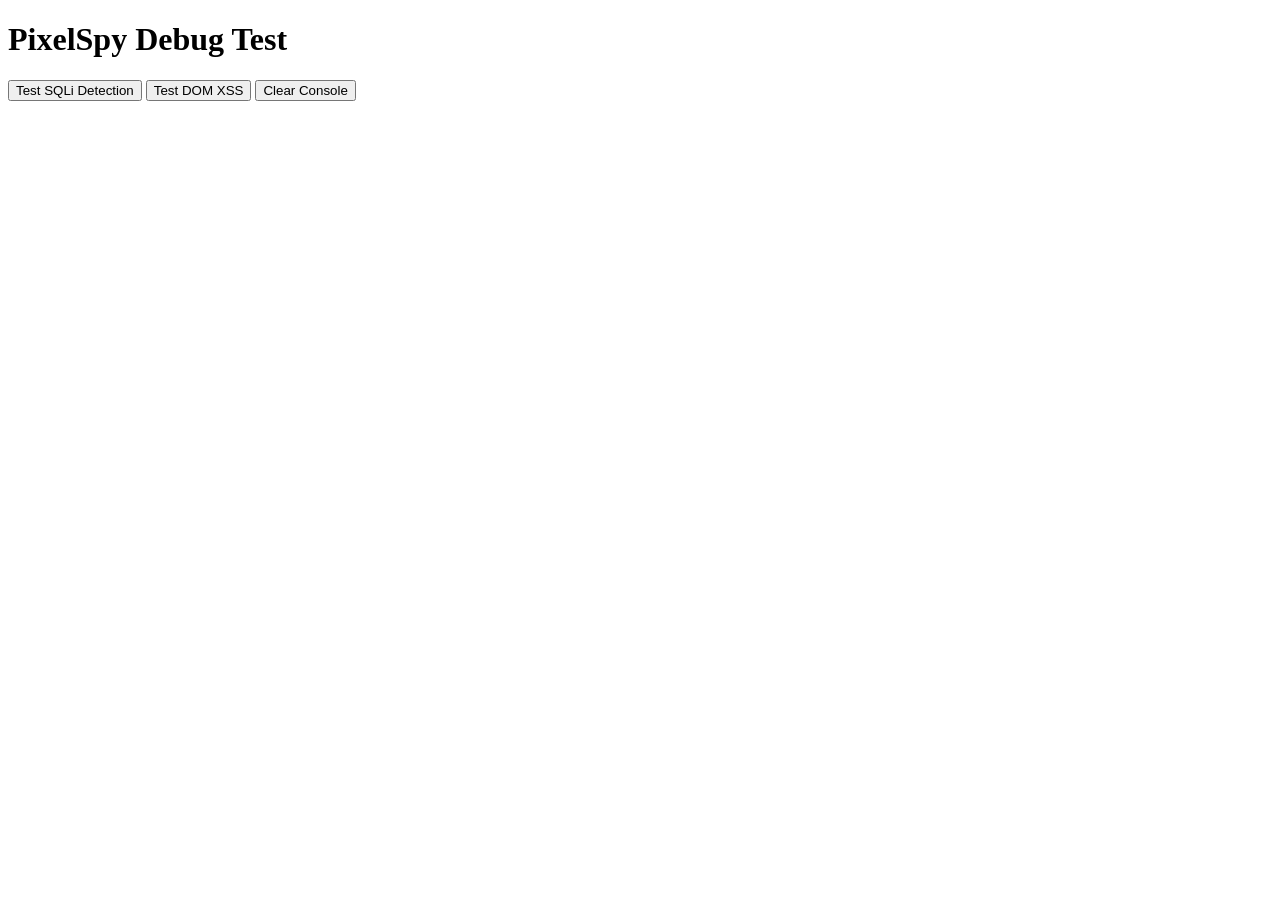
<file: testsite/debug_test.html>
<!DOCTYPE html>
<html>
<head>
    <title>Debug Test</title>
</head>
<body>
    <h1>PixelSpy Debug Test</h1>
    
    <button onclick="testSQLi()">Test SQLi Detection</button>
    <button onclick="testDOMXSS()">Test DOM XSS</button>
    <button onclick="clearConsole()">Clear Console</button>
    
    <div id="output"></div>
    
    <script>
        function testSQLi() {
            console.log("Testing SQLi detection...");
            
            // Test various SQLi patterns
            fetch("/api/user?id=101").catch(() => {});
            fetch("/api/products?search=laptop UNION SELECT * FROM users").catch(() => {});
            fetch("/api/admin?filter=' OR 1=1 --").catch(() => {});
            
            document.getElementById("output").innerHTML = "SQLi tests sent - check console and PixelSpy panel";
        }
        
        function testDOMXSS() {
            console.log("Testing DOM XSS detection...");
            
            // Create a link with javascript: URL
            var a = document.createElement("a");
            a.href = "javascript:alert('xss-test')";
            a.textContent = "Click for XSS";
            document.getElementById("output").appendChild(a);
            
            document.getElementById("output").innerHTML += "<br>DOM XSS test created - check console and PixelSpy panel";
        }
        
        function clearConsole() {
            console.clear();
        }
    </script>
</body>
</html>
</file>
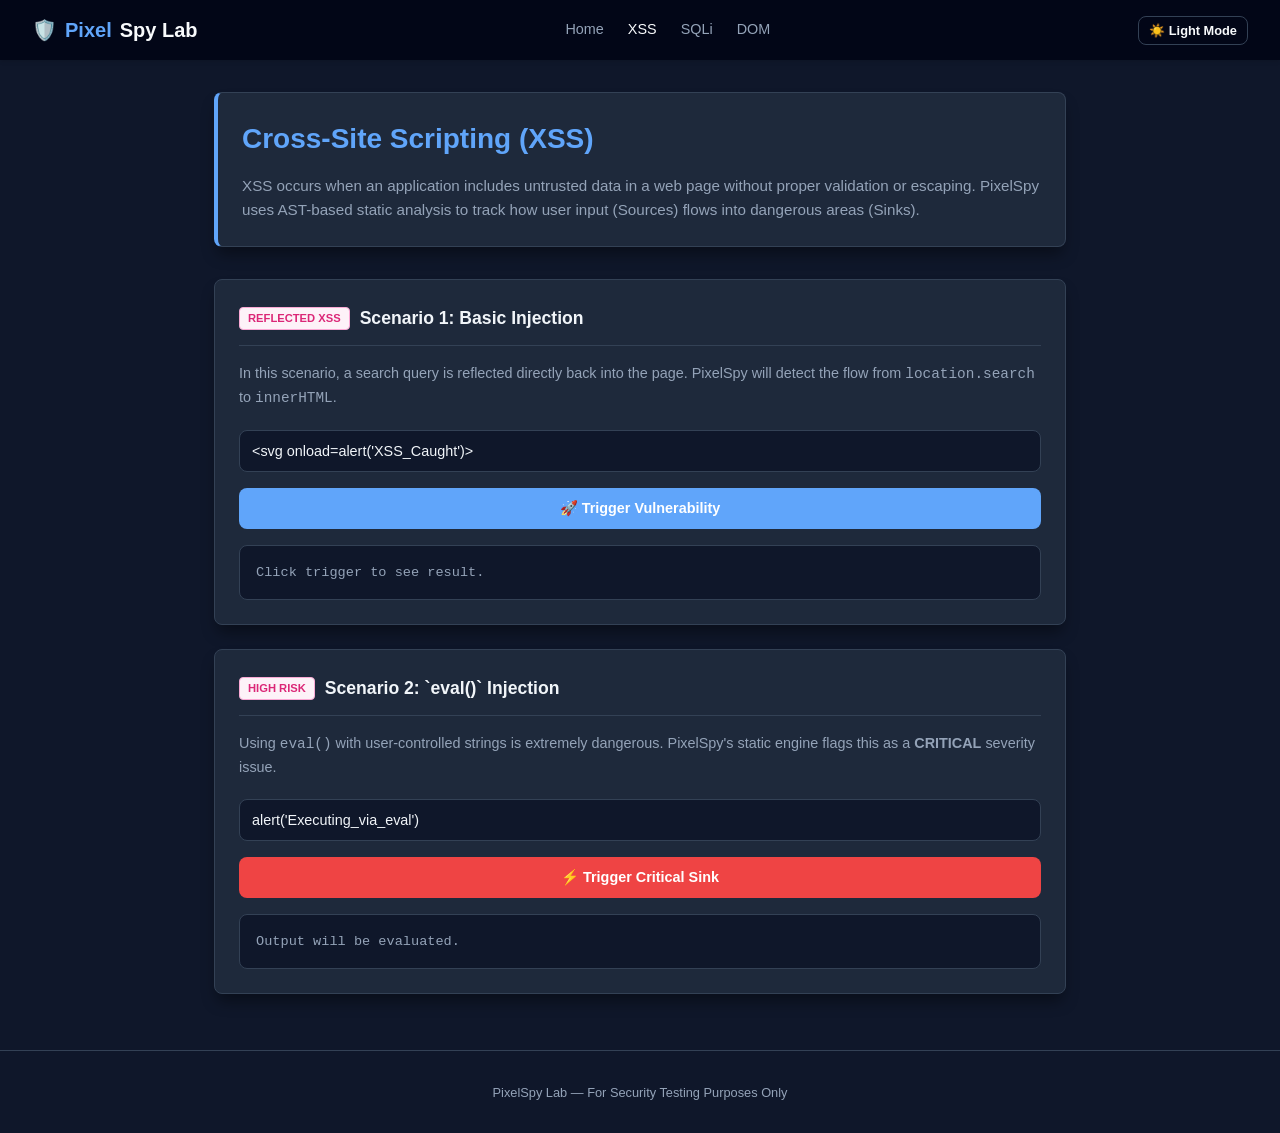
<file: testsite/xss.html>
<!DOCTYPE html>
<html lang="en" data-theme="dark">
<head>
    <meta charset="UTF-8">
    <meta name="viewport" content="width=device-width, initial-scale=1.0">
    <title>PixelSpy Lab — XSS</title>
    <link rel="stylesheet" href="style.css">
</head>
<body>
    <nav>
        <a href="index.html" class="nav-logo">🛡️ <span>Pixel</span>Spy Lab</a>
        <div class="nav-links">
            <a href="index.html">Home</a>
            <a href="xss.html" class="active">XSS</a>
            <a href="sqli.html">SQLi</a>
            <a href="dom.html">DOM</a>
        </div>
        <div class="nav-right">
            <button class="theme-toggle" id="theme-toggle">🌙 Dark Mode</button>
        </div>
    </nav>

    <div class="container">
        <div class="intro-box">
            <h1>Cross-Site Scripting (XSS)</h1>
            <p>
                XSS occurs when an application includes untrusted data in a web page without proper validation or escaping. 
                PixelSpy uses AST-based static analysis to track how user input (Sources) flows into dangerous areas (Sinks).
            </p>
        </div>

        <!-- SCENARIO 1 -->
        <div class="card">
            <div class="card-header">
                <div class="card-title"><span class="vuln-badge xss">Reflected XSS</span> Scenario 1: Basic Injection</div>
            </div>
            <div class="card-desc">
                In this scenario, a search query is reflected directly back into the page. 
                PixelSpy will detect the flow from <code>location.search</code> to <code>innerHTML</code>.
            </div>
            <div class="action-box">
                <input type="text" id="xss-input-1" class="form-input" value="<svg onload=alert('XSS_Caught')>">
                <button class="btn btn-primary" onclick="triggerXSS1()">🚀 Trigger Vulnerability</button>
            </div>
            <div id="output-1" class="output">Click trigger to see result.</div>
        </div>

        <!-- SCENARIO 2 -->
        <div class="card">
            <div class="card-header">
                <div class="card-title"><span class="vuln-badge xss">High Risk</span> Scenario 2: `eval()` Injection</div>
            </div>
            <div class="card-desc">
                Using <code>eval()</code> with user-controlled strings is extremely dangerous. 
                PixelSpy's static engine flags this as a <strong>CRITICAL</strong> severity issue.
            </div>
            <div class="action-box">
                <input type="text" id="xss-input-2" class="form-input" value="alert('Executing_via_eval')">
                <button class="btn btn-danger" onclick="triggerXSS2()">⚡ Trigger Critical Sink</button>
            </div>
            <div id="output-2" class="output">Output will be evaluated.</div>
        </div>
    </div>

    <footer>
        PixelSpy Lab — For Security Testing Purposes Only
    </footer>

    <script>
        // Theme logic
        const themeBtn = document.getElementById('theme-toggle');
        const html = document.documentElement;
        const savedTheme = localStorage.getItem('pixelspy-lab-theme') || 'dark';
        html.setAttribute('data-theme', savedTheme);
        updateBtnText(savedTheme);

        themeBtn.addEventListener('click', () => {
            const current = html.getAttribute('data-theme');
            const target = current === 'dark' ? 'light' : 'dark';
            html.setAttribute('data-theme', target);
            localStorage.setItem('pixelspy-lab-theme', target);
            updateBtnText(target);
        });

        function updateBtnText(theme) {
            themeBtn.innerHTML = theme === 'dark' ? '☀️ Light Mode' : '🌙 Dark Mode';
        }

        // ── VULNERABILITY TRIGGERS ──────────────────────────────────────────

        function triggerXSS1() {
            const val = document.getElementById('xss-input-1').value;
            const output = document.getElementById('output-1');
            output.innerHTML = "You searched for: " + val;
            output.classList.add('hit');
            console.log("XSS Scenario 1 Triggered: Data flowing to innerHTML");
        }

        function triggerXSS2() {
            const val = document.getElementById('xss-input-2').value;
            const output = document.getElementById('output-2');
            try {
                output.textContent = "Executing eval...";
                eval(val);
                output.classList.add('hit');
                output.textContent = "Successfully evaluated payload.";
            } catch(e) {
                output.textContent = "Execution Error: " + e.message;
            }
        }
    </script>
</body>
</html>
</file>
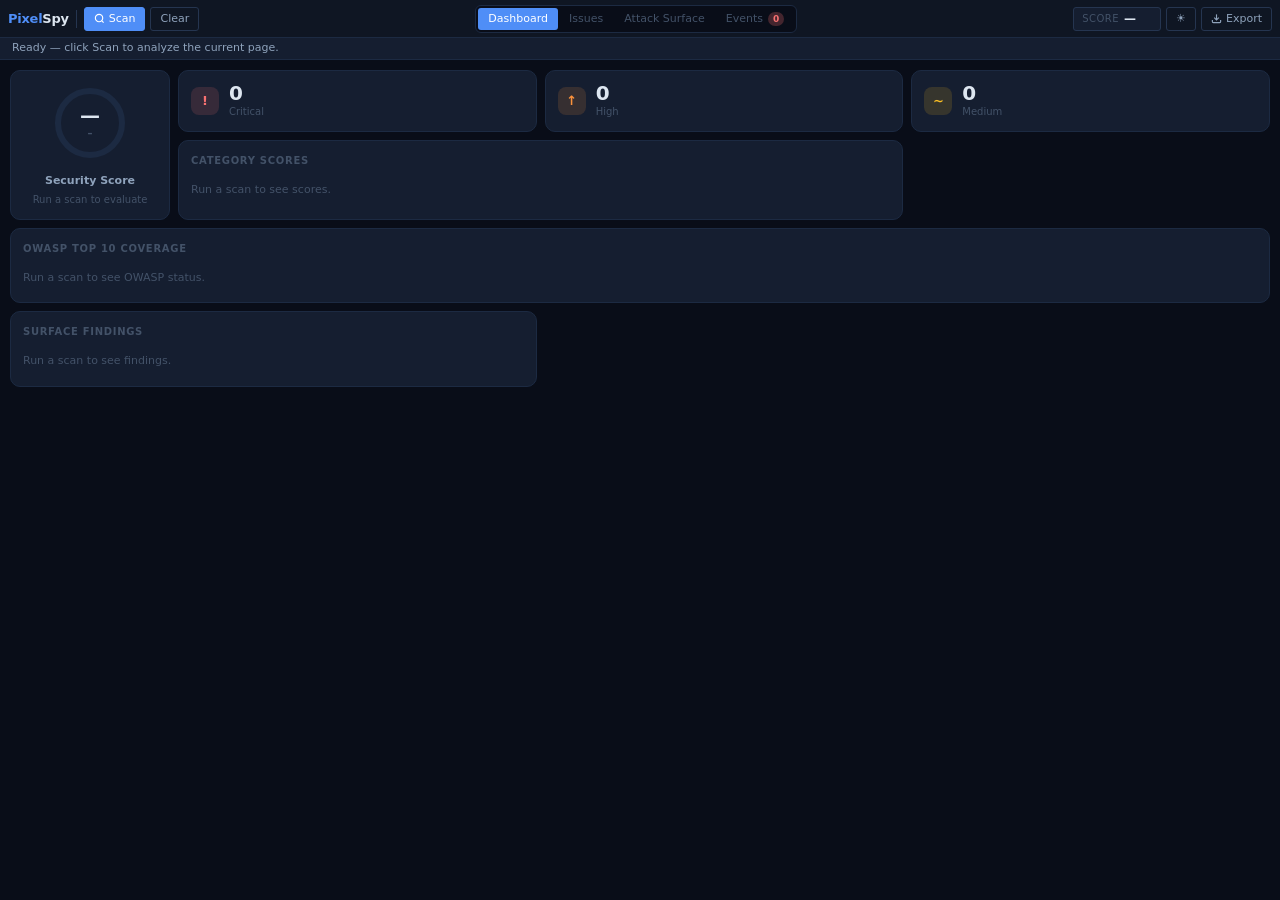
<file: extension/panel/panel.html>
<!doctype html>
<html lang="en">
  <head>
    <meta charset="UTF-8" />
    <meta name="viewport" content="width=device-width, initial-scale=1.0" />
    <title>PixelSpy — Security Scanner</title>
    <link rel="stylesheet" href="panel.css" />
  </head>
  <body>

    <!-- ── TOOLBAR ──────────────────────────────────────────────────────────── -->
    <header class="toolbar">
      <div class="toolbar-left">
        <div class="logo">
          <span class="logo-pixel">Pixel</span><span class="logo-spy">Spy</span>
        </div>
        <div class="toolbar-divider"></div>
        <button class="btn btn-primary" id="btn-scan">
          <svg width="11" height="11" viewBox="0 0 24 24" fill="none" stroke="currentColor" stroke-width="2.5"><circle cx="11" cy="11" r="8"/><path d="m21 21-4.35-4.35"/></svg>
          Scan
        </button>
        <button class="btn btn-ghost" id="btn-clear">Clear</button>
      </div>

      <div class="toolbar-center">
        <nav class="tab-nav" id="tab-nav">
          <button class="tab-btn active" data-tab="dashboard">Dashboard</button>
          <button class="tab-btn" data-tab="issues">
            Issues
            <span class="tab-badge hidden" id="tab-badge-issues">0</span>
          </button>
          <button class="tab-btn" data-tab="surface">Attack Surface</button>
          <button class="tab-btn" data-tab="events">
            Events
            <span class="tab-badge" id="tab-badge-events">0</span>
          </button>
        </nav>
      </div>

      <div class="toolbar-right">
        <div class="score-chip" id="score-chip" title="Security Score">
          <span class="score-chip-label">Score</span>
          <span class="score-chip-value" id="score-chip-value">—</span>
        </div>
        <button class="btn btn-ghost" id="theme-toggle" title="Toggle Light/Dark Mode">🌙</button>
        <button class="btn btn-ghost" id="btn-export" title="Export JSON report">
          <svg width="11" height="11" viewBox="0 0 24 24" fill="none" stroke="currentColor" stroke-width="2.5"><path d="M21 15v4a2 2 0 0 1-2 2H5a2 2 0 0 1-2-2v-4"/><polyline points="7 10 12 15 17 10"/><line x1="12" y1="15" x2="12" y2="3"/></svg>
          Export
        </button>
      </div>
    </header>

    <!-- ── STATUS BAR ────────────────────────────────────────────────────────── -->
    <div class="status-bar">
      <span id="status-text">Ready — click Scan to analyze the current page.</span>
      <span id="issue-count" class="issue-count hidden"></span>
    </div>

    <!-- ── TAB CONTENT ───────────────────────────────────────────────────────── -->
    <div class="tab-content-wrap">

      <!-- DASHBOARD TAB ──────────────────────────────────────────────────────── -->
      <div class="tab-pane active" id="tab-dashboard">
        <div class="dashboard-grid">

          <!-- Score card -->
          <div class="dash-card score-card" id="dash-score-card">
            <div class="score-ring-wrap">
              <svg class="score-ring" viewBox="0 0 80 80">
                <circle class="score-ring-bg" cx="40" cy="40" r="32"/>
                <circle class="score-ring-fill" id="score-ring-fill" cx="40" cy="40" r="32"
                  stroke-dasharray="201 201" stroke-dashoffset="201"/>
              </svg>
              <div class="score-ring-inner">
                <div class="score-number" id="score-number">—</div>
                <div class="score-grade" id="score-grade">–</div>
              </div>
            </div>
            <div class="score-meta">
              <div class="score-meta-title">Security Score</div>
              <div class="score-meta-sub" id="score-meta-sub">Run a scan to evaluate</div>
            </div>
          </div>

          <!-- Issue summary cards -->
          <div class="dash-card stat-card" id="stat-critical">
            <div class="stat-icon critical">!</div>
            <div class="stat-body">
              <div class="stat-value" id="stat-val-critical">0</div>
              <div class="stat-label">Critical</div>
            </div>
          </div>
          <div class="dash-card stat-card" id="stat-high">
            <div class="stat-icon high">↑</div>
            <div class="stat-body">
              <div class="stat-value" id="stat-val-high">0</div>
              <div class="stat-label">High</div>
            </div>
          </div>
          <div class="dash-card stat-card" id="stat-medium">
            <div class="stat-icon medium">~</div>
            <div class="stat-body">
              <div class="stat-value" id="stat-val-medium">0</div>
              <div class="stat-label">Medium</div>
            </div>
          </div>

          <!-- Category scores -->
          <div class="dash-card category-card">
            <div class="dash-card-title">Category Scores</div>
            <div class="category-list" id="category-list">
              <div class="category-empty">Run a scan to see scores.</div>
            </div>
          </div>

          <!-- OWASP Top 10 -->
          <div class="dash-card owasp-card">
            <div class="dash-card-title">OWASP Top 10 Coverage</div>
            <div class="owasp-grid" id="owasp-grid">
              <div class="category-empty">Run a scan to see OWASP status.</div>
            </div>
          </div>

          <!-- Surface findings -->
          <div class="dash-card findings-card">
            <div class="dash-card-title">Surface Findings</div>
            <div class="findings-list" id="findings-list">
              <div class="category-empty">Run a scan to see findings.</div>
            </div>
          </div>

        </div>
      </div>

      <!-- ISSUES TAB ─────────────────────────────────────────────────────────── -->
      <div class="tab-pane" id="tab-issues">
        <div class="issues-layout">

          <!-- Left: Issue explorer -->
          <aside class="issue-explorer">
            <div class="pane-header">
              <span>Issues</span>
              <div class="filter-row">
                <div class="filter-group" id="filter-type">
                  <button class="filter-btn active" data-filter="ALL">All</button>
                  <button class="filter-btn" data-filter="XSS">XSS</button>
                  <button class="filter-btn" data-filter="SQLi">SQLi</button>
                </div>
                <div class="filter-group" id="filter-severity">
                  <button class="filter-btn active" data-sev="ALL">All Sev</button>
                  <button class="filter-btn" data-sev="CRITICAL">Crit</button>
                  <button class="filter-btn" data-sev="HIGH">High</button>
                  <button class="filter-btn" data-sev="MEDIUM">Med</button>
                </div>
              </div>
            </div>
            <div class="issue-list" id="issue-list">
              <div class="empty-state">No issues found. Run a scan.</div>
            </div>
          </aside>

          <!-- Right: Detail panel -->
          <section class="detail-panel">
            <div class="pane-header"><span>Issue Detail</span></div>
            <div class="detail-content" id="detail-content">
              <div class="empty-state">Select an issue to view details.</div>
            </div>
          </section>

        </div>
      </div>

      <!-- ATTACK SURFACE TAB ─────────────────────────────────────────────────── -->
      <div class="tab-pane" id="tab-surface">
        <div class="surface-layout" id="surface-layout">
          <div class="empty-state surface-empty">Run a scan to map the attack surface.</div>
        </div>
      </div>

      <!-- EVENTS TAB ─────────────────────────────────────────────────────────── -->
      <div class="tab-pane" id="tab-events">
        <div class="pane-header">
          <span>Live Events</span>
          <span class="event-count-badge" id="event-count">0</span>
          <span class="auto-refresh-label">auto-refresh 3s</span>
        </div>
        <div class="event-table-wrap">
          <table class="event-table">
            <thead>
              <tr>
                <th>Time</th>
                <th>Type</th>
                <th>URL / Detail</th>
                <th>Method</th>
                <th>Flag</th>
              </tr>
            </thead>
            <tbody id="event-tbody"></tbody>
          </table>
        </div>
      </div>

    </div><!-- end tab-content-wrap -->

    <script src="panel.js"></script>
  </body>
</html>
</file>
<file: testsite/style.css>
/* testsite/style.css — Modern UI with Light/Dark Mode */

:root {
  /* Light Theme (Default) */
  --bg-page: #f8fafc;
  --bg-card: #ffffff;
  --bg-nav:  #1e293b;
  --border:  #e2e8f0;
  
  --text-main:   #1e293b;
  --text-muted:  #64748b;
  --text-on-nav: #f1f5f9;
  
  --accent:  #3b82f6;
  --accent-hover: #2563eb;
  
  --danger:   #ef4444;
  --success:  #22c55e;
  --warn:     #f59e0b;
  --info:     #0ea5e9;

  --radius: 8px;
  --shadow: 0 4px 6px -1px rgb(0 0 0 / 0.1), 0 2px 4px -2px rgb(0 0 0 / 0.1);
}

/* Dark Theme */
[data-theme="dark"] {
  --bg-page: #0f172a;
  --bg-card: #1e293b;
  --bg-nav:  #020617;
  --border:  #334155;
  
  --text-main:   #f1f5f9;
  --text-muted:  #94a3b8;
  --text-on-nav: #f8fafc;
  
  --accent:  #60a5fa;
  --accent-hover: #3b82f6;
  
  --shadow: 0 10px 15px -3px rgb(0 0 0 / 0.4);
}

* { box-sizing: border-box; margin: 0; padding: 0; }

body {
  font-family: -apple-system, BlinkMacSystemFont, "Segoe UI", Roboto, Helvetica, Arial, sans-serif;
  background-color: var(--bg-page);
  color: var(--text-main);
  line-height: 1.6;
  transition: background-color 0.3s, color 0.3s;
  min-height: 100vh;
  display: flex;
  flex-direction: column;
}

/* ── NAVIGATION ──────────────────────────────────────────────────────────── */
nav {
  height: 60px;
  background-color: var(--bg-nav);
  color: var(--text-on-nav);
  display: flex;
  align-items: center;
  justify-content: space-between;
  padding: 0 2rem;
  box-shadow: 0 2px 4px rgba(0,0,0,0.1);
  position: sticky; top: 0; z-index: 100;
}

.nav-logo {
  font-size: 1.25rem; font-weight: 800; text-decoration: none; color: inherit;
  display: flex; align-items: center; gap: 8px;
}
.nav-logo span { color: var(--accent); }

.nav-links { display: flex; gap: 1.5rem; }
.nav-links a {
  text-decoration: none; color: var(--text-muted); font-weight: 500; font-size: 0.9rem;
  transition: color 0.2s;
}
.nav-links a:hover, .nav-links a.active { color: var(--text-on-nav); }

.nav-right { display: flex; align-items: center; gap: 1rem; }

/* ── THEME TOGGLE ────────────────────────────────────────────────────────── */
.theme-toggle {
  background: transparent; border: 1px solid var(--border); color: inherit;
  cursor: pointer; padding: 6px 10px; border-radius: var(--radius);
  font-size: 0.8rem; font-weight: 600;
  display: flex; align-items: center; gap: 6px;
}

/* ── CONTAINER ───────────────────────────────────────────────────────────── */
.container {
  max-width: 900px; margin: 2rem auto; padding: 0 1.5rem; flex: 1;
}

/* ── HERO / INTRO ────────────────────────────────────────────────────────── */
.intro-box {
  background: var(--bg-card);
  border: 1px solid var(--border);
  border-left: 4px solid var(--accent);
  border-radius: var(--radius);
  padding: 1.5rem; margin-bottom: 2rem;
  box-shadow: var(--shadow);
}
.intro-box h1 { font-size: 1.75rem; margin-bottom: 0.75rem; color: var(--accent); }
.intro-box p { color: var(--text-muted); font-size: 0.95rem; }

/* ── CARDS ───────────────────────────────────────────────────────────────── */
.card {
  background: var(--bg-card);
  border: 1px solid var(--border);
  border-radius: var(--radius);
  padding: 1.5rem; margin-bottom: 1.5rem;
  box-shadow: var(--shadow);
}
.card-header {
  display: flex; align-items: center; justify-content: space-between;
  margin-bottom: 1rem; padding-bottom: 0.75rem; border-bottom: 1px solid var(--border);
}
.card-title { font-size: 1.1rem; font-weight: 700; display: flex; align-items: center; gap: 10px; }
.vuln-badge { font-size: 0.7rem; padding: 2px 8px; border-radius: 4px; text-transform: uppercase; font-weight: 800; }
.vuln-badge.xss { background: #fdf2f8; color: #db2777; border: 1px solid #f9a8d4; }
.vuln-badge.sqli { background: #f0fdf4; color: #16a34a; border: 1px solid #86efac; }
.vuln-badge.dom { background: #eff6ff; color: #2563eb; border: 1px solid #93c5fd; }

.card-desc { font-size: 0.9rem; color: var(--text-muted); margin-bottom: 1.25rem; }

/* ── FORMS & ACTIONS ─────────────────────────────────────────────────────── */
.action-box { display: flex; flex-direction: column; gap: 1rem; }
.form-input {
  width: 100%; padding: 0.75rem; border: 1px solid var(--border);
  background: var(--bg-page); color: var(--text-main); border-radius: var(--radius);
  font-family: inherit; font-size: 0.9rem;
}
.btn {
  padding: 0.75rem 1.25rem; border: none; border-radius: var(--radius);
  font-weight: 600; cursor: pointer; transition: background 0.2s, transform 0.1s;
  font-family: inherit; font-size: 0.9rem;
}
.btn:active { transform: translateY(1px); }
.btn-primary { background: var(--accent); color: white; }
.btn-primary:hover { background: var(--accent-hover); }
.btn-danger { background: var(--danger); color: white; }
.btn-success { background: var(--success); color: white; }

/* ── OUTPUT ──────────────────────────────────────────────────────────────── */
.output {
  margin-top: 1rem; padding: 1rem; background: var(--bg-page);
  border: 1px solid var(--border); border-radius: var(--radius);
  font-family: monospace; font-size: 0.85rem; word-break: break-all;
  min-height: 40px; color: var(--text-muted);
}
.output.hit { color: var(--accent); font-weight: 600; border-color: var(--accent); }

/* ── FOOTER ──────────────────────────────────────────────────────────────── */
footer {
  text-align: center; padding: 2rem; color: var(--text-muted); font-size: 0.8rem;
  border-top: 1px solid var(--border); margin-top: auto;
}

/* Responsive */
@media (max-width: 600px) {
  nav { padding: 0 1rem; }
  .nav-links { display: none; }
}
</file>
<file: extension/panel/panel.css>
/* ── Design tokens ─────────────────────────────────────────────────────────── */
:root {
  /* Dark Theme (Default) */
  --bg-base:      #090d18;
  --bg-surface:   #0f1623;
  --bg-elevated:  #151e30;
  --bg-hover:     #1a2540;
  --bg-selected:  #1b3057;

  --border:       #1c2a42;
  --border-light: #253550;

  --text-primary:   #dde6f0;
  --text-secondary: #8fa3bc;
  --text-muted:     #435268;
  --text-code:      #7dd3fc;

  --accent:       #4f8ef7;
  --accent-dim:   #1a3560;
  --accent-glow:  rgba(79, 142, 247, 0.15);

  --shadow: 0 4px 12px rgba(0,0,0,0.5);
}

/* Light Theme Overrides */
[data-theme='light'] {
  --bg-base:      #f8fafc;
  --bg-surface:   #ffffff;
  --bg-elevated:  #f1f5f9;
  --bg-hover:     #e2e8f0;
  --bg-selected:  #dbeafe;

  --border:       #e2e8f0;
  --border-light: #cbd5e1;

  --text-primary:   #0f172a;
  --text-secondary: #475569;
  --text-muted:     #94a3b8;
  --text-code:      #2563eb;

  --accent:       #3b82f6;
  --accent-dim:   #bfdbfe;
  --accent-glow:  rgba(59, 130, 246, 0.1);

  --shadow: 0 4px 12px rgba(0,0,0,0.08);
}

:root {
  --sev-critical: #f87171;
  --sev-high:     #fb923c;
  --sev-medium:   #fbbf24;
  --sev-low:      #60a5fa;
  --sev-info:     #94a3b8;

  --type-xss:  #a78bfa;
  --type-sqli: #34d399;
  --type-dom:  #f472b6;
  --type-error:#94a3b8;

  --score-a: #34d399;
  --score-b: #fbbf24;
  --score-c: #fb923c;
  --score-f: #f87171;

  --font-ui:   "Segoe UI", system-ui, -apple-system, sans-serif;
  --font-mono: "Cascadia Code", "Fira Code", "Consolas", monospace;

  --radius-sm: 3px;
  --radius-md: 6px;
  --radius-lg: 10px;

  --toolbar-h: 38px;
  --status-h:  22px;
}

/* ── Reset ──────────────────────────────────────────────────────────────────── */
*, *::before, *::after { box-sizing: border-box; margin: 0; padding: 0; }

html, body {
  height: 100%; width: 100%;
  overflow: hidden;
  background: var(--bg-base);
  color: var(--text-primary);
  font-family: var(--font-ui);
  font-size: 12px;
  line-height: 1.5;
}

/* ── Scrollbar ──────────────────────────────────────────────────────────────── */
::-webkit-scrollbar { width: 4px; height: 4px; }
::-webkit-scrollbar-track { background: transparent; }
::-webkit-scrollbar-thumb { background: var(--border-light); border-radius: 4px; }

/* ── Toolbar ────────────────────────────────────────────────────────────────── */
.toolbar {
  display: flex;
  align-items: center;
  height: var(--toolbar-h);
  padding: 0 8px;
  background: var(--bg-surface);
  border-bottom: 1px solid var(--border);
  flex-shrink: 0;
  gap: 6px;
}

.toolbar-left, .toolbar-right {
  display: flex; align-items: center; gap: 5px;
  flex-shrink: 0;
}
.toolbar-center { flex: 1; display: flex; justify-content: center; }

.toolbar-divider {
  width: 1px; height: 18px;
  background: var(--border-light);
  margin: 0 2px;
}

/* ── Logo ───────────────────────────────────────────────────────────────────── */
.logo { display: flex; align-items: center; font-size: 13px; font-weight: 800; letter-spacing: -0.02em; }
.logo-pixel { color: var(--accent); }
.logo-spy   { color: var(--text-primary); }

/* ── Buttons ────────────────────────────────────────────────────────────────── */
.btn {
  display: inline-flex; align-items: center; gap: 4px;
  height: 24px; padding: 0 9px;
  border-radius: var(--radius-sm);
  border: 1px solid var(--border-light);
  font-family: var(--font-ui); font-size: 11px; font-weight: 500;
  cursor: pointer; white-space: nowrap;
  transition: background 0.12s, border-color 0.12s, transform 0.08s;
}
.btn-primary { background: var(--accent); border-color: var(--accent); color: #fff; }
.btn-primary:hover { background: #3a7ae0; }
.btn-primary:active { transform: scale(0.96); }
.btn-ghost  { background: transparent; color: var(--text-secondary); }
.btn-ghost:hover { background: var(--bg-elevated); color: var(--text-primary); }

/* ── Score chip ─────────────────────────────────────────────────────────────── */
.score-chip {
  display: flex; align-items: center; gap: 5px;
  height: 24px; padding: 0 8px;
  background: var(--bg-elevated);
  border: 1px solid var(--border-light);
  border-radius: var(--radius-sm);
}
.score-chip-label { font-size: 10px; color: var(--text-muted); text-transform: uppercase; letter-spacing: 0.05em; }
.score-chip-value { font-size: 12px; font-weight: 700; color: var(--text-primary); min-width: 28px; }

/* ── Tab Navigation ─────────────────────────────────────────────────────────── */
.tab-nav {
  display: flex; gap: 1px;
  background: var(--bg-base);
  border: 1px solid var(--border);
  border-radius: var(--radius-md);
  padding: 2px;
}
.tab-btn {
  position: relative;
  display: inline-flex; align-items: center; gap: 5px;
  height: 22px; padding: 0 10px;
  border: none; border-radius: var(--radius-sm);
  background: transparent;
  color: var(--text-muted);
  font-size: 11px; font-family: var(--font-ui); font-weight: 500;
  cursor: pointer;
  transition: background 0.1s, color 0.1s;
}
.tab-btn:hover { background: var(--bg-elevated); color: var(--text-secondary); }
.tab-btn.active { background: var(--accent); color: #fff; }

.tab-badge {
  display: inline-flex; align-items: center; justify-content: center;
  min-width: 16px; height: 14px; padding: 0 3px;
  background: rgba(248, 113, 113, 0.25);
  color: var(--sev-critical);
  border-radius: 9px; font-size: 9px; font-weight: 700;
}
.tab-badge.hidden { display: none; }

/* ── Status bar ─────────────────────────────────────────────────────────────── */
.status-bar {
  display: flex; align-items: center; justify-content: space-between;
  height: var(--status-h); padding: 0 12px;
  background: var(--bg-elevated);
  border-bottom: 1px solid var(--border);
  flex-shrink: 0;
}
#status-text { font-size: 11px; color: var(--text-secondary); }
.issue-count { font-size: 11px; font-weight: 600; color: var(--sev-high); }
.issue-count.hidden { display: none; }

/* ── Tab content area ───────────────────────────────────────────────────────── */
body { display: flex; flex-direction: column; }

.tab-content-wrap {
  flex: 1; overflow: hidden;
  position: relative;
  min-height: 0;
}

.tab-pane {
  display: none;
  position: absolute; inset: 0;
  overflow: hidden;
}
.tab-pane.active { display: flex; flex-direction: column; }

/* ══════════════════════════════════════════════════════════════════════════════
   DASHBOARD TAB
══════════════════════════════════════════════════════════════════════════════ */

.dashboard-grid {
  flex: 1; overflow-y: auto;
  display: grid;
  grid-template-columns: 160px repeat(3, 1fr);
  grid-template-rows: auto auto auto;
  gap: 8px;
  padding: 10px;
  align-content: start;
}

/* ── Dash cards ─────────────────────────────────────────────────────────────── */
.dash-card {
  background: var(--bg-elevated);
  border: 1px solid var(--border);
  border-radius: var(--radius-lg);
  padding: 12px;
}
.dash-card-title {
  font-size: 10px; font-weight: 600;
  color: var(--text-muted);
  text-transform: uppercase; letter-spacing: 0.07em;
  margin-bottom: 10px;
}

/* ── Score card ─────────────────────────────────────────────────────────────── */
.score-card {
  grid-row: span 2;
  display: flex; flex-direction: column;
  align-items: center; gap: 10px;
}
.score-ring-wrap {
  position: relative; width: 80px; height: 80px;
  display: flex; align-items: center; justify-content: center;
}
.score-ring { width: 80px; height: 80px; transform: rotate(-90deg); }
.score-ring-bg {
  fill: none;
  stroke: var(--border);
  stroke-width: 6;
}
.score-ring-fill {
  fill: none;
  stroke: var(--score-a);
  stroke-width: 6;
  stroke-linecap: round;
  transition: stroke-dashoffset 0.8s ease, stroke 0.5s;
}
.score-ring-inner {
  position: absolute; inset: 0;
  display: flex; flex-direction: column;
  align-items: center; justify-content: center;
}
.score-number {
  font-size: 20px; font-weight: 800;
  color: var(--text-primary);
  line-height: 1;
}
.score-grade {
  font-size: 10px; font-weight: 700;
  color: var(--text-muted);
  margin-top: 1px;
}
.score-meta { text-align: center; }
.score-meta-title { font-size: 11px; font-weight: 600; color: var(--text-secondary); }
.score-meta-sub   { font-size: 10px; color: var(--text-muted); margin-top: 2px; }

/* ── Stat cards ─────────────────────────────────────────────────────────────── */
.stat-card {
  display: flex; align-items: center; gap: 10px;
  padding: 10px 12px;
}
.stat-icon {
  width: 28px; height: 28px; border-radius: 8px;
  display: flex; align-items: center; justify-content: center;
  font-size: 13px; font-weight: 900; flex-shrink: 0;
}
.stat-icon.critical { background: rgba(248,113,113,0.15); color: var(--sev-critical); }
.stat-icon.high     { background: rgba(251,146,60,0.15);  color: var(--sev-high); }
.stat-icon.medium   { background: rgba(251,191,36,0.15);  color: var(--sev-medium); }
.stat-value { font-size: 20px; font-weight: 800; color: var(--text-primary); line-height: 1; }
.stat-label { font-size: 10px; color: var(--text-muted); margin-top: 1px; }

/* ── Category scores card ───────────────────────────────────────────────────── */
.category-card { grid-column: span 2; }
.category-list { display: flex; flex-direction: column; gap: 6px; }
.category-row {
  display: flex; align-items: center; gap: 8px;
}
.category-label {
  font-size: 11px; color: var(--text-secondary);
  width: 100px; flex-shrink: 0;
}
.category-bar-wrap {
  flex: 1; height: 6px;
  background: var(--border);
  border-radius: 3px;
  overflow: hidden;
}
.category-bar {
  height: 100%; border-radius: 3px;
  transition: width 0.6s ease;
}
.category-score-val {
  font-size: 11px; font-weight: 600;
  color: var(--text-primary);
  width: 28px; text-align: right; flex-shrink: 0;
}
.category-empty { font-size: 11px; color: var(--text-muted); padding: 4px 0; }

/* ── OWASP grid ─────────────────────────────────────────────────────────────── */
.owasp-card { grid-column: 1 / -1; }
.owasp-grid {
  display: grid;
  grid-template-columns: repeat(5, 1fr);
  gap: 5px;
}
.owasp-item {
  display: flex; flex-direction: column;
  align-items: center; gap: 3px;
  padding: 6px 4px;
  border-radius: var(--radius-md);
  border: 1px solid var(--border);
  background: var(--bg-surface);
  transition: border-color 0.2s;
}
.owasp-item.affected {
  border-color: var(--sev-high);
  background: rgba(251, 146, 60, 0.05);
}
.owasp-item-id {
  font-size: 9px; font-weight: 700;
  color: var(--text-muted);
  letter-spacing: 0.04em;
}
.owasp-item.affected .owasp-item-id { color: var(--sev-high); }
.owasp-item-name { font-size: 9px; color: var(--text-muted); text-align: center; line-height: 1.3; }
.owasp-item.affected .owasp-item-name { color: var(--text-secondary); }

/* ── Surface findings card ──────────────────────────────────────────────────── */
.findings-card { grid-column: span 2; }
.findings-list { display: flex; flex-direction: column; gap: 4px; max-height: 160px; overflow-y: auto; }
.finding-row {
  display: flex; align-items: flex-start; gap: 6px;
  padding: 4px 0;
  border-bottom: 1px solid var(--border);
  font-size: 11px;
}
.finding-row:last-child { border-bottom: none; }
.finding-sev {
  font-size: 9px; font-weight: 700; padding: 1px 5px;
  border-radius: 2px; flex-shrink: 0; margin-top: 1px;
}
.finding-sev.CRITICAL { background: rgba(248,113,113,0.15); color: var(--sev-critical); }
.finding-sev.HIGH     { background: rgba(251,146,60,0.15);  color: var(--sev-high); }
.finding-sev.MEDIUM   { background: rgba(251,191,36,0.15);  color: var(--sev-medium); }
.finding-sev.LOW      { background: rgba(96,165,250,0.1);   color: var(--sev-low); }
.finding-sev.INFO     { background: var(--bg-surface);       color: var(--text-muted); }
.finding-text { color: var(--text-secondary); line-height: 1.4; }

/* ══════════════════════════════════════════════════════════════════════════════
   ISSUES TAB
══════════════════════════════════════════════════════════════════════════════ */

.issues-layout {
  flex: 1; display: flex; overflow: hidden; min-height: 0;
}

/* ── Issue explorer ─────────────────────────────────────────────────────────── */
.issue-explorer {
  width: 270px; min-width: 220px; flex-shrink: 0;
  border-right: 1px solid var(--border);
  display: flex; flex-direction: column; overflow: hidden;
}
.pane-header {
  display: flex; align-items: center; flex-wrap: wrap; gap: 6px;
  padding: 6px 10px;
  background: var(--bg-surface);
  border-bottom: 1px solid var(--border);
  flex-shrink: 0;
  font-size: 11px; font-weight: 600;
  color: var(--text-muted);
  text-transform: uppercase; letter-spacing: 0.07em;
}
.filter-row { display: flex; gap: 4px; flex-wrap: wrap; }
.filter-group {
  display: flex; gap: 1px;
  background: var(--bg-base);
  border: 1px solid var(--border);
  border-radius: var(--radius-md);
  padding: 1px;
}
.filter-btn {
  height: 18px; padding: 0 6px;
  border: none; border-radius: 2px;
  background: transparent; color: var(--text-muted);
  font-size: 10px; font-family: var(--font-ui);
  cursor: pointer;
  transition: background 0.1s, color 0.1s;
}
.filter-btn:hover { background: var(--bg-elevated); color: var(--text-secondary); }
.filter-btn.active { background: var(--accent); color: #fff; }

.issue-list { flex: 1; overflow-y: auto; }

.issue-row {
  display: flex; align-items: flex-start; gap: 8px;
  padding: 7px 10px;
  border-bottom: 1px solid var(--border);
  cursor: pointer;
  transition: background 0.1s;
}
.issue-row:hover   { background: var(--bg-hover); }
.issue-row.selected { background: var(--bg-selected); border-left: 2px solid var(--accent); padding-left: 8px; }

.issue-left {
  display: flex; flex-direction: column; align-items: center;
  gap: 3px; flex-shrink: 0; padding-top: 1px;
}
.type-dot {
  width: 8px; height: 8px; border-radius: 50%; flex-shrink: 0;
}
.type-dot.xss   { background: var(--type-xss); }
.type-dot.sqli  { background: var(--type-sqli); }
.type-dot.error { background: var(--type-error); }
.type-dot.dom   { background: var(--type-dom); }

.sev-badge {
  font-size: 8px; font-weight: 700;
  padding: 1px 3px; border-radius: 2px; letter-spacing: 0.04em;
}
.sev-badge.critical { background: rgba(248,113,113,0.15); color: var(--sev-critical); }
.sev-badge.high     { background: rgba(251,146,60,0.15);  color: var(--sev-high); }
.sev-badge.medium   { background: rgba(251,191,36,0.15);  color: var(--sev-medium); }
.sev-badge.low      { background: rgba(96,165,250,0.1);   color: var(--sev-low); }

.issue-body { flex: 1; min-width: 0; }
.issue-title {
  font-size: 11px; font-weight: 500; color: var(--text-primary);
  white-space: nowrap; overflow: hidden; text-overflow: ellipsis;
}
.issue-sub {
  font-size: 10px; color: var(--text-muted);
  margin-top: 2px; white-space: nowrap; overflow: hidden; text-overflow: ellipsis;
}

/* ── Detail panel ───────────────────────────────────────────────────────────── */
.detail-panel {
  flex: 1; display: flex; flex-direction: column; overflow: hidden;
}
.detail-content {
  flex: 1; overflow-y: auto; padding: 14px 16px;
}

/* Summary stats */
.detail-summary {
  display: grid; grid-template-columns: repeat(3, 1fr);
  gap: 8px; margin-bottom: 14px;
}
.detail-stat {
  background: var(--bg-elevated);
  border: 1px solid var(--border);
  border-radius: var(--radius-md);
  padding: 8px 10px;
}
.detail-stat-label {
  font-size: 10px; color: var(--text-muted);
  text-transform: uppercase; letter-spacing: 0.05em; margin-bottom: 3px;
}
.detail-stat-value { font-size: 13px; font-weight: 600; color: var(--text-primary); }

/* Flow trace */
.flow-trace { margin-bottom: 14px; }
.flow-trace-title {
  font-size: 10px; font-weight: 600; color: var(--text-muted);
  text-transform: uppercase; letter-spacing: 0.07em; margin-bottom: 8px;
}
.flow-chain { display: flex; flex-direction: column; }
.flow-node {
  display: flex; align-items: center; gap: 8px;
  padding: 7px 10px;
  background: var(--bg-elevated);
  border: 1px solid var(--border);
}
.flow-node:first-child  { border-radius: var(--radius-md) var(--radius-md) 0 0; }
.flow-node:last-child   { border-radius: 0 0 var(--radius-md) var(--radius-md); }
.flow-node:only-child   { border-radius: var(--radius-md); }
.flow-node + .flow-node { border-top: none; }
.flow-node-icon {
  width: 22px; height: 22px; border-radius: 50%;
  display: flex; align-items: center; justify-content: center;
  font-size: 9px; font-weight: 700; flex-shrink: 0;
}
.flow-node-icon.source { background: #1a3a2a; color: var(--type-sqli); }
.flow-node-icon.var    { background: #1a1a3a; color: var(--accent); }
.flow-node-icon.sink   { background: #3a1a1a; color: var(--sev-high); }
.flow-node-label { font-family: var(--font-mono); font-size: 11px; color: var(--text-code); flex: 1; }
.flow-node-meta  { font-size: 10px; color: var(--text-muted); }
.flow-connector  { width: 1px; height: 8px; background: var(--border-light); margin-left: 20px; }

/* Context block */
.context-block {
  background: var(--bg-elevated);
  border: 1px solid var(--border);
  border-radius: var(--radius-md);
  padding: 10px 12px; margin-bottom: 10px;
}
.context-block-title {
  font-size: 10px; font-weight: 600; color: var(--text-muted);
  text-transform: uppercase; letter-spacing: 0.07em; margin-bottom: 8px;
}
.context-row {
  display: flex; justify-content: space-between; align-items: flex-start;
  padding: 4px 0; border-bottom: 1px solid var(--border);
}
.context-row:last-child { border-bottom: none; }
.context-key   { font-size: 11px; color: var(--text-secondary); flex-shrink: 0; padding-right: 10px; }
.context-value {
  font-size: 11px; font-weight: 500; color: var(--text-primary);
  text-align: right; word-break: break-all;
}

/* Fix recommendation */
.fix-block {
  background: rgba(79,142,247,0.06);
  border: 1px solid var(--accent-dim);
  border-left: 3px solid var(--accent);
  border-radius: var(--radius-md);
  padding: 10px 12px; margin-bottom: 10px;
}
.fix-block-title {
  font-size: 10px; font-weight: 600; color: var(--accent);
  text-transform: uppercase; letter-spacing: 0.07em; margin-bottom: 6px;
}
.fix-block-text { font-size: 11px; color: var(--text-secondary); line-height: 1.6; }

/* Evidence block */
.evidence-block {
  background: var(--bg-elevated); border: 1px solid var(--border);
  border-radius: var(--radius-md); padding: 10px 12px; margin-bottom: 10px;
}
.evidence-item {
  display: flex; align-items: flex-start; gap: 6px;
  padding: 3px 0; font-size: 11px; color: var(--text-secondary);
  border-bottom: 1px solid var(--border);
}
.evidence-item:last-child { border-bottom: none; }
.evidence-bullet { color: var(--sev-medium); flex-shrink: 0; }

/* ── Empty state ────────────────────────────────────────────────────────────── */
.empty-state {
  padding: 28px 16px; text-align: center;
  font-size: 11px; color: var(--text-muted);
}
.surface-empty { flex: 1; }

/* ══════════════════════════════════════════════════════════════════════════════
   ATTACK SURFACE TAB
══════════════════════════════════════════════════════════════════════════════ */

.surface-layout {
  flex: 1; overflow-y: auto; padding: 10px;
  display: grid;
  grid-template-columns: repeat(2, 1fr);
  gap: 8px;
  align-content: start;
}
.surface-card {
  background: var(--bg-elevated);
  border: 1px solid var(--border);
  border-radius: var(--radius-lg);
  padding: 12px;
}
.surface-card-full { grid-column: 1 / -1; }
.surface-card-title {
  font-size: 10px; font-weight: 600; color: var(--text-muted);
  text-transform: uppercase; letter-spacing: 0.07em;
  margin-bottom: 8px;
  display: flex; align-items: center; justify-content: space-between;
}
.surface-count {
  font-size: 9px; font-weight: 700;
  background: var(--bg-surface);
  border: 1px solid var(--border);
  border-radius: 9px; padding: 1px 6px;
  color: var(--text-secondary);
}

.surface-table { width: 100%; border-collapse: collapse; font-size: 11px; }
.surface-table th {
  text-align: left; font-size: 10px; font-weight: 600;
  color: var(--text-muted); padding: 4px 6px;
  border-bottom: 1px solid var(--border);
  text-transform: uppercase; letter-spacing: 0.04em;
}
.surface-table td {
  padding: 5px 6px; color: var(--text-secondary);
  border-bottom: 1px solid var(--border);
  white-space: nowrap; overflow: hidden; text-overflow: ellipsis;
  max-width: 200px;
}
.surface-table tr:last-child td { border-bottom: none; }
.surface-table tr:hover td { background: var(--bg-hover); }

.surface-tag {
  display: inline-flex; align-items: center;
  padding: 1px 5px; border-radius: 2px;
  font-size: 9px; font-weight: 700;
}
.surface-tag.ok      { background: rgba(52,211,153,0.12); color: var(--type-sqli); }
.surface-tag.warn    { background: rgba(251,146,60,0.12);  color: var(--sev-high); }
.surface-tag.danger  { background: rgba(248,113,113,0.12); color: var(--sev-critical); }
.surface-tag.neutral { background: var(--bg-surface); color: var(--text-muted); }

.surface-meta-row {
  display: flex; justify-content: space-between; align-items: center;
  padding: 4px 0; font-size: 11px;
  border-bottom: 1px solid var(--border);
  color: var(--text-secondary);
}
.surface-meta-row:last-child { border-bottom: none; }
.surface-meta-key { color: var(--text-muted); font-size: 10px; }

/* ══════════════════════════════════════════════════════════════════════════════
   EVENTS TAB
══════════════════════════════════════════════════════════════════════════════ */

#tab-events .pane-header { gap: 8px; }
.event-count-badge {
  background: var(--bg-base); border: 1px solid var(--border);
  border-radius: var(--radius-sm); padding: 1px 6px;
  font-size: 10px; color: var(--text-secondary);
}
.auto-refresh-label { font-size: 9px; color: var(--text-muted); margin-left: auto; }

.event-table-wrap { flex: 1; overflow-y: auto; overflow-x: hidden; }
.event-table { width: 100%; border-collapse: collapse; font-size: 11px; }
.event-table thead th {
  position: sticky; top: 0;
  background: var(--bg-surface);
  color: var(--text-muted); text-align: left;
  font-weight: 600; font-size: 10px;
  padding: 5px 8px;
  border-bottom: 1px solid var(--border);
  text-transform: uppercase; letter-spacing: 0.05em;
}
.event-table tbody tr { border-bottom: 1px solid var(--border); transition: background 0.1s; }
.event-table tbody tr:hover { background: var(--bg-hover); }
.event-table tbody td {
  padding: 4px 8px; color: var(--text-secondary);
  white-space: nowrap; overflow: hidden; text-overflow: ellipsis;
  max-width: 280px;
}
.event-table tbody td:first-child { color: var(--text-muted); width: 64px; }
.event-table tbody td:nth-child(2){ width: 50px; font-weight: 600; color: var(--text-primary); }
.event-table tbody td:nth-child(4){ width: 55px; }
.event-table tbody td:last-child  { width: 55px; }

.event-flag {
  display: inline-block; padding: 1px 5px;
  border-radius: 2px; font-size: 9px; font-weight: 700;
}
.event-flag.xss  { background: rgba(167,139,250,0.15); color: var(--type-xss); }
.event-flag.sqli { background: rgba(52,211,153,0.12);  color: var(--type-sqli); }

/* ── Animations ─────────────────────────────────────────────────────────────── */
@keyframes pulse-text { 0%, 100% { opacity: 1; } 50% { opacity: 0.4; } }
.scanning { animation: pulse-text 1s ease-in-out infinite; }

@keyframes slide-in { from { opacity: 0; transform: translateY(4px); } to { opacity: 1; transform: none; } }
.slide-in { animation: slide-in 0.2s ease forwards; }
</file>
